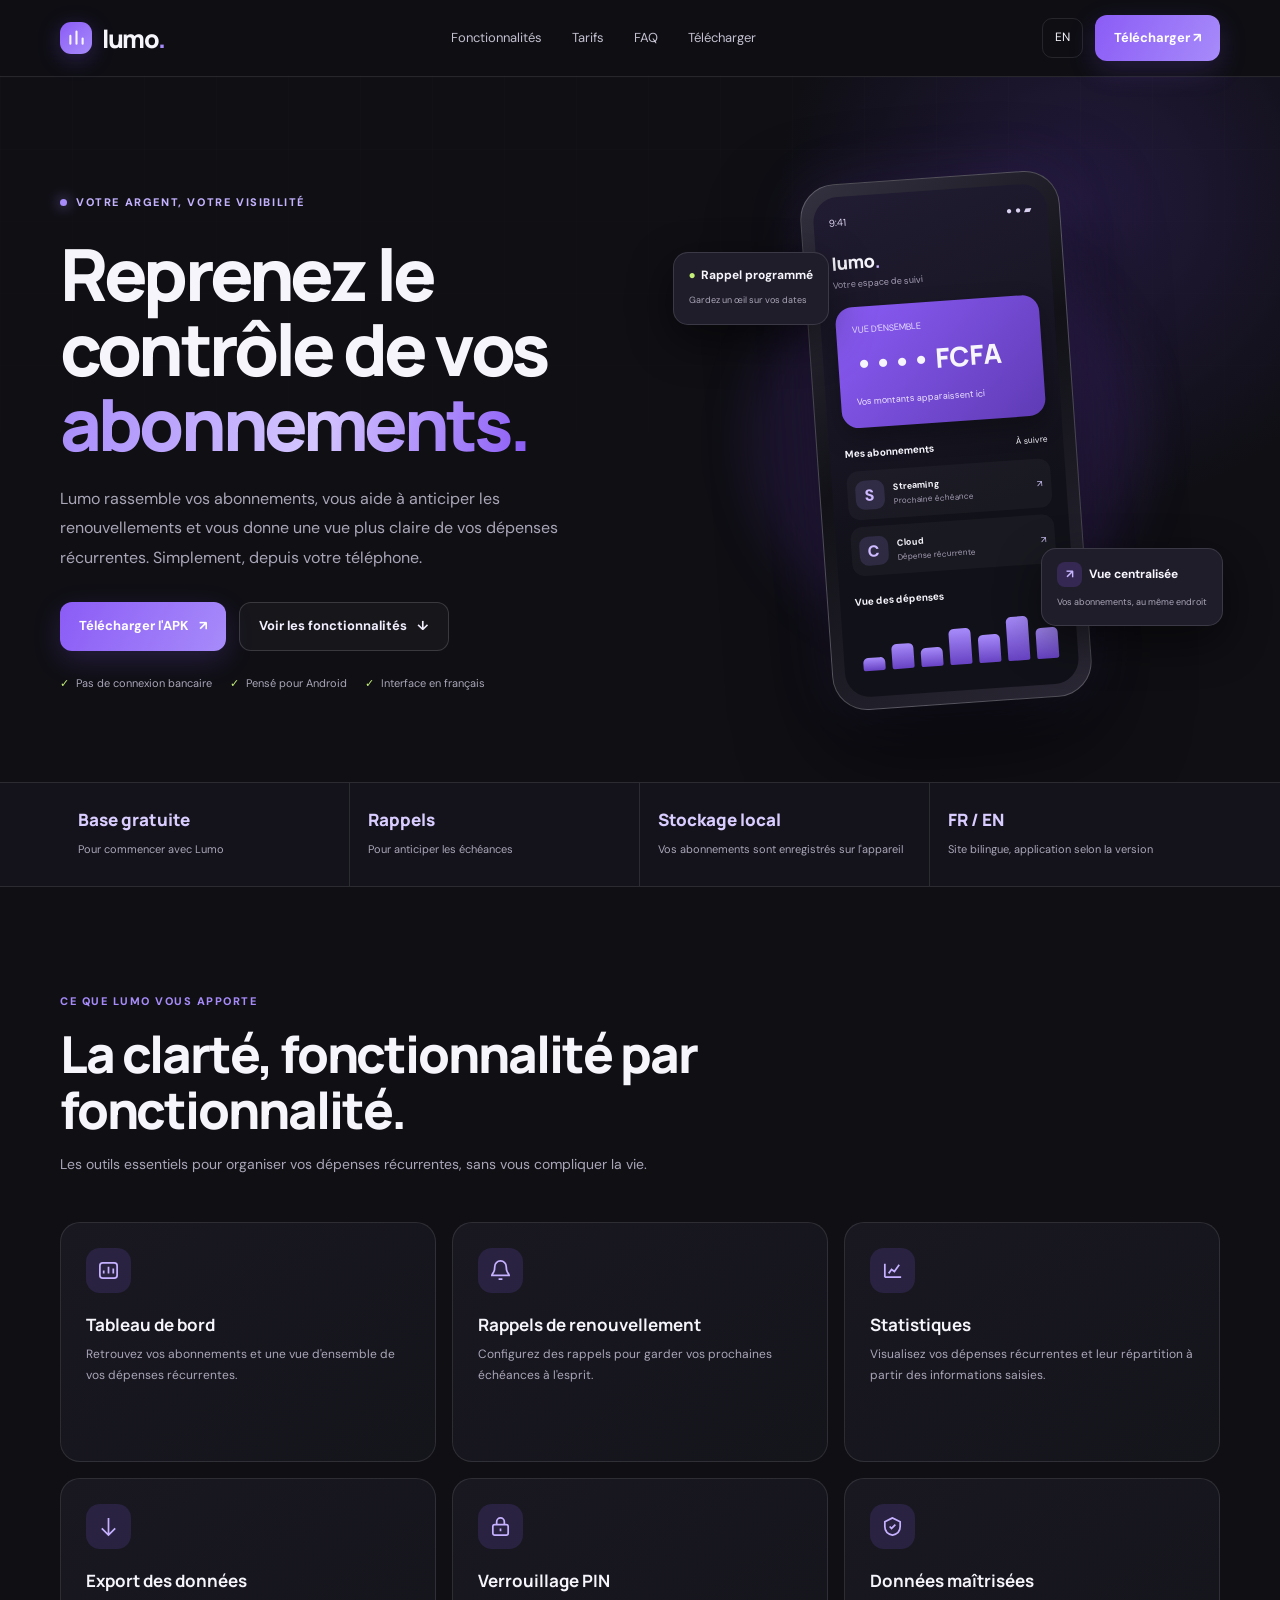
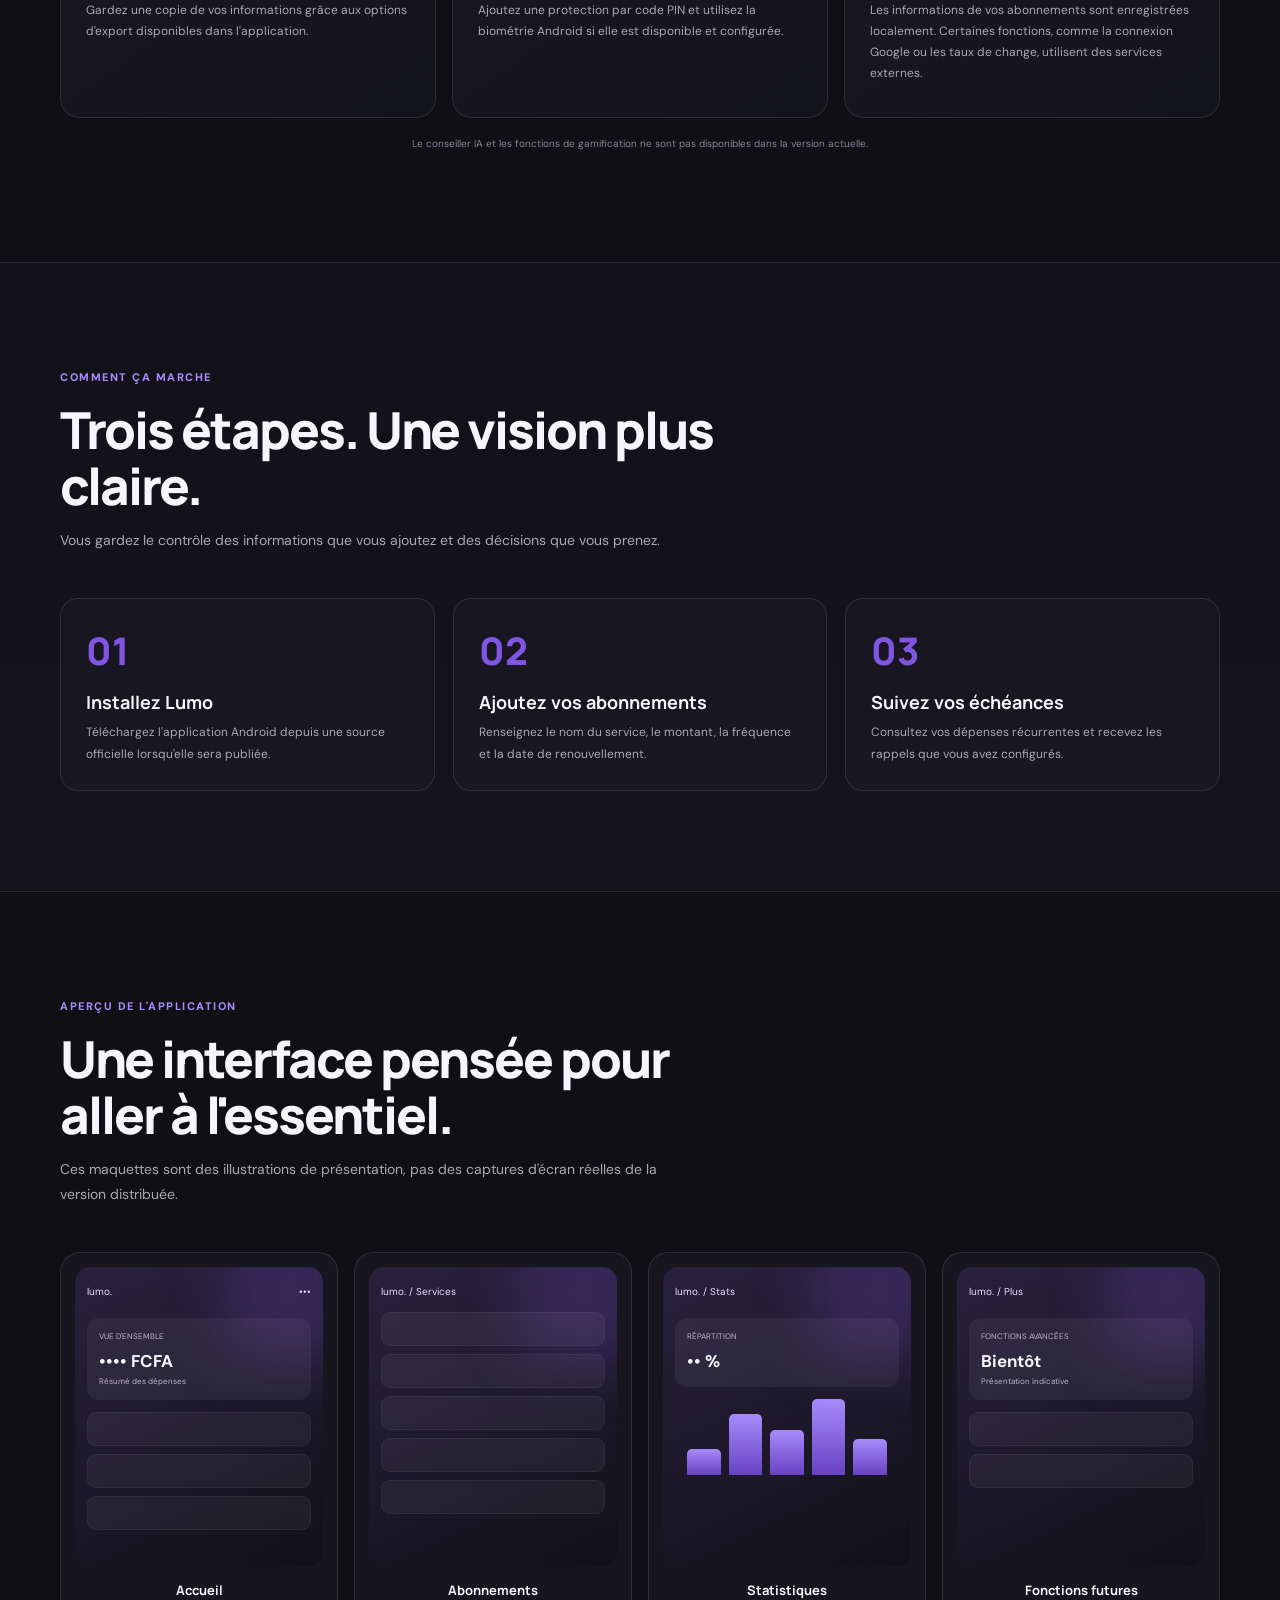
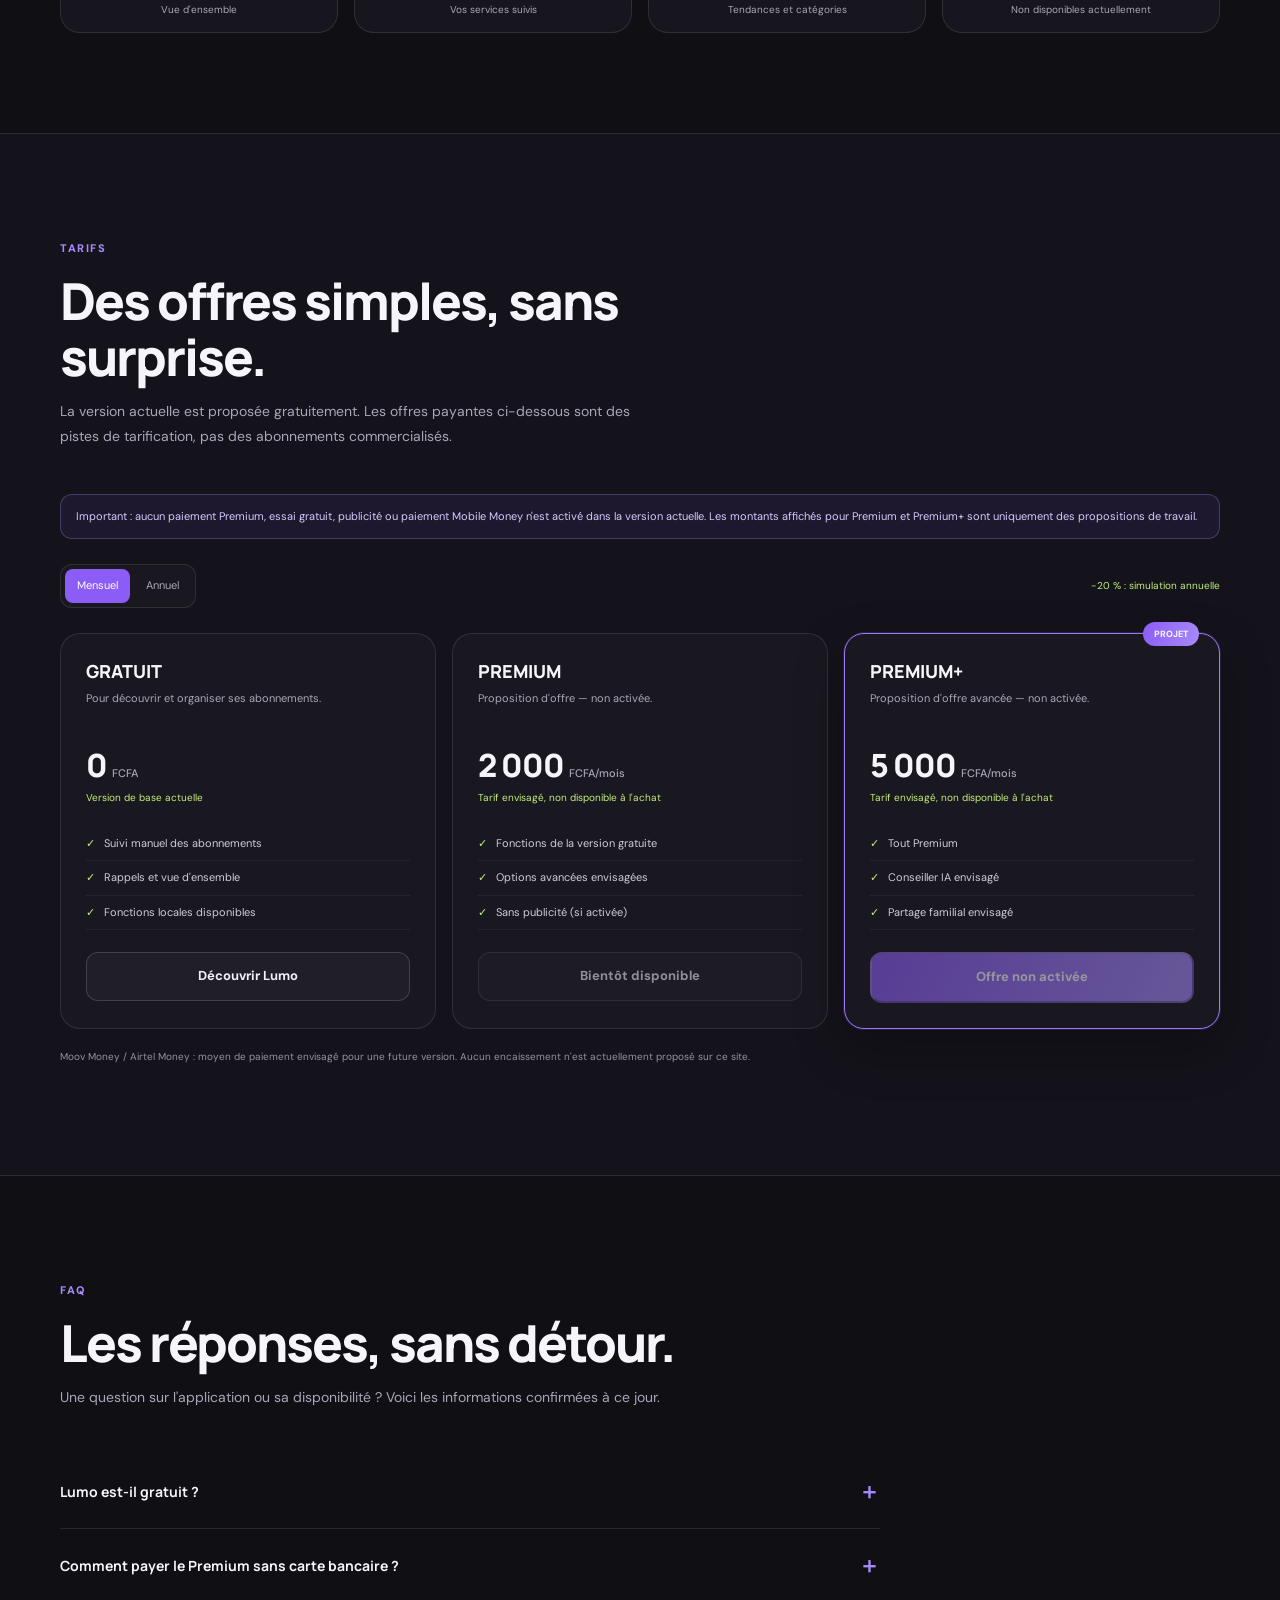
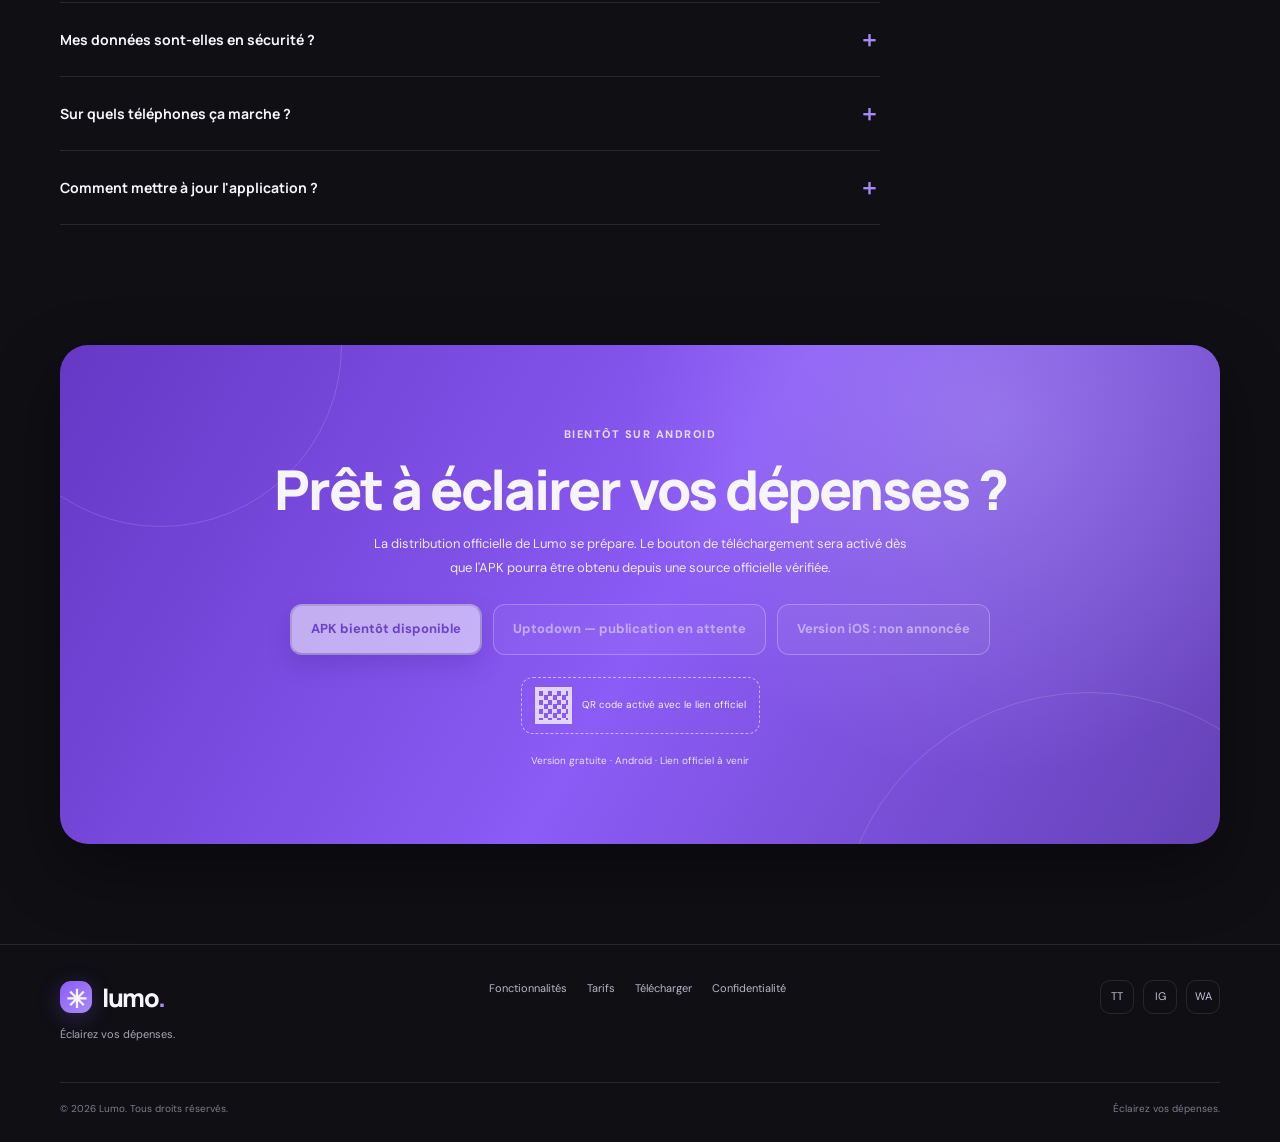
<file: index.html>
<!doctype html>
<html lang="fr">
<head>
  <meta charset="utf-8">
  <meta name="viewport" content="width=device-width, initial-scale=1">
  <meta name="theme-color" content="#0f0f14">
  <meta name="description" content="Lumo vous aide à organiser vos abonnements, suivre vos dépenses récurrentes et anticiper vos prochaines échéances. Éclairez vos dépenses.">
  <meta property="og:type" content="website">
  <meta property="og:title" content="Lumo — Éclairez vos dépenses">
  <meta property="og:description" content="Reprenez le contrôle de vos abonnements avec Lumo.">
  <title>Lumo — Éclairez vos dépenses</title>
  <link rel="preconnect" href="https://fonts.googleapis.com">
  <link rel="preconnect" href="https://fonts.gstatic.com" crossorigin>
  <link href="https://fonts.googleapis.com/css2?family=DM+Sans:wght@400;500;600;700;800&family=Manrope:wght@400;500;600;700;800&display=swap" rel="stylesheet">
  <style>
    :root{--bg:#0f0f14;--panel:#171720;--panel2:#1d1c28;--line:rgba(255,255,255,.1);--text:#f7f5fc;--muted:#aaa6b8;--purple:#8b5cf6;--lav:#a78bfa;--green:#c4f078;--font:"DM Sans",sans-serif;--display:"Manrope",sans-serif}
    *{box-sizing:border-box}html{scroll-behavior:smooth;scroll-padding-top:90px}body{margin:0;background:var(--bg);color:var(--text);font-family:var(--font);line-height:1.6;-webkit-font-smoothing:antialiased}a{color:inherit;text-decoration:none}button{font:inherit;color:inherit;cursor:pointer}button,a{-webkit-tap-highlight-color:transparent}.container{width:min(1160px,calc(100% - 44px));margin:auto}.skip{position:absolute;top:-60px;left:16px;z-index:1000;padding:10px;background:#fff;color:#111}.skip:focus{top:10px}
    .header{position:sticky;top:0;z-index:100;background:rgba(15,15,20,.86);backdrop-filter:blur(18px);border-bottom:1px solid var(--line)}.nav{height:76px;display:flex;align-items:center;justify-content:space-between;gap:24px}.brand{display:inline-flex;align-items:center;gap:10px;font:800 25px var(--display);letter-spacing:-1.5px}.brand-icon{width:32px;height:32px;display:grid;place-items:center;border-radius:11px;background:linear-gradient(140deg,var(--purple),var(--lav));box-shadow:0 5px 22px #8b5cf644}.brand-icon svg{width:21px;height:21px}.brand .dot{color:var(--lav)}.nav-links{display:flex;align-items:center;gap:30px}.nav-links a{font-size:13px;color:#c4c0cf;transition:color .2s}.nav-links a:hover{color:white}.nav-actions{display:flex;align-items:center;gap:12px}.lang-btn,.burger{border:1px solid var(--line);background:transparent;border-radius:10px;padding:9px 12px;font-size:12px}.primary-btn,.secondary-btn{display:inline-flex;align-items:center;justify-content:center;gap:10px;padding:13px 19px;border-radius:12px;font-weight:700;font-size:13px;transition:transform .25s,box-shadow .25s,border-color .25s}.primary-btn{background:linear-gradient(115deg,var(--purple),var(--lav));color:white;box-shadow:0 9px 28px #8b5cf633}.primary-btn:hover{transform:translateY(-3px);box-shadow:0 14px 35px #8b5cf655}.secondary-btn{border:1px solid #ffffff27;background:#ffffff08;color:#f3efff}.secondary-btn:hover{border-color:var(--lav);transform:translateY(-2px)}.burger{display:none;width:42px;height:42px;padding:10px}.burger span{display:block;height:2px;background:white;margin:5px 0;border-radius:4px;transition:.25s}
    .hero{position:relative;overflow:hidden;padding:100px 0 78px}.hero:before{content:"";position:absolute;width:650px;height:650px;right:-130px;top:-200px;background:radial-gradient(circle,#7043db35,transparent 67%);pointer-events:none}.hero:after{content:"";position:absolute;inset:0;pointer-events:none;opacity:.22;background-image:linear-gradient(rgba(255,255,255,.045) 1px,transparent 1px),linear-gradient(90deg,rgba(255,255,255,.045) 1px,transparent 1px);background-size:72px 72px;mask-image:linear-gradient(to bottom,black,transparent 85%)}.hero-grid{position:relative;z-index:1;display:grid;grid-template-columns:1fr 1fr;align-items:center;gap:65px}.eyebrow{display:inline-flex;align-items:center;gap:9px;color:#c4b2ff;font-size:11px;font-weight:800;letter-spacing:1.6px;text-transform:uppercase}.eyebrow:before{content:"";width:7px;height:7px;border-radius:50%;background:var(--lav);box-shadow:0 0 14px var(--lav)}h1,h2,h3,p{margin-top:0}.hero h1{font:800 clamp(42px,6vw,72px)/1.04 var(--display);letter-spacing:-3.8px;margin:23px 0 22px}.gradient-text{background:linear-gradient(100deg,#a78bfa,#d4c5ff 55%,#8b5cf6);-webkit-background-clip:text;background-clip:text;color:transparent}.hero-copy>p{max-width:540px;color:var(--muted);font-size:16px;line-height:1.85}.hero-buttons{display:flex;flex-wrap:wrap;gap:13px;margin:30px 0 24px}.trust-line{display:flex;flex-wrap:wrap;gap:10px 18px;color:#aaa6b8;font-size:11px}.trust-line span:before{content:"✓";color:var(--green);margin-right:7px}.hero-visual{position:relative;min-height:520px;display:grid;place-items:center}.glow{position:absolute;width:390px;height:390px;border-radius:50%;background:#7545d32b;filter:blur(25px)}.phone{position:relative;z-index:2;width:260px;padding:12px;border-radius:35px;background:linear-gradient(145deg,#343140,#111117 45%,#2b2835);border:1px solid #ffffff35;box-shadow:0 35px 90px #0009,0 0 55px #8b5cf626;transform:rotate(-4deg);animation:float 6s ease-in-out infinite}.phone-screen{min-height:455px;border-radius:25px;background:linear-gradient(160deg,#211c32,#111119 65%);padding:18px 15px;overflow:hidden}.phone-top{display:flex;justify-content:space-between;color:#d9d1ef;font-size:10px}.phone-brand{font:800 18px var(--display);margin:20px 0 3px}.phone-muted{font-size:9px;color:#a9a1b8}.balance-card{margin:16px 0;padding:16px;border-radius:17px;background:linear-gradient(135deg,#8b5cf6,#5f3bb5);box-shadow:0 10px 25px #0004}.balance-card small{display:block;color:#e8ddff;font-size:9px}.balance-card strong{display:block;font:800 27px var(--display);margin:6px 0}.balance-card span{font-size:9px;color:#eee5ff}.phone-section-title{display:flex;justify-content:space-between;font-size:10px;margin:18px 0 9px}.phone-item{display:flex;align-items:center;gap:9px;padding:10px 8px;border-radius:12px;background:#ffffff09;margin:7px 0}.app-dot{width:29px;height:29px;border-radius:9px;display:grid;place-items:center;background:#a78bfa26;color:#cdbaff;font-weight:800}.phone-item b{display:block;font-size:9px}.phone-item small{display:block;font-size:8px;color:#a9a1b8}.phone-item em{margin-left:auto;font-size:9px;font-style:normal;color:#d6c9ff}.phone-chart{height:60px;display:flex;align-items:end;gap:7px;padding:8px 4px}.phone-chart i{flex:1;border-radius:5px 5px 2px 2px;background:linear-gradient(var(--lav),#6742c3);height:var(--bar)}.float-card{position:absolute;z-index:3;padding:13px 15px;border-radius:15px;background:#201d2b;border:1px solid #ffffff20;box-shadow:0 15px 45px #0007;animation:float 5s ease-in-out infinite}.float-card b{display:block;font-size:12px}.float-card small{font-size:9px;color:var(--muted)}.float-card .check{color:var(--green);margin-right:5px}.float-one{top:75px;left:0}.float-two{right:-3px;bottom:78px;animation-delay:-2s}.float-icon{display:inline-grid;place-items:center;width:25px;height:25px;border-radius:8px;background:#8b5cf633;color:#c7b4ff;margin-right:7px}@keyframes float{0%,100%{transform:translateY(0) rotate(-4deg)}50%{transform:translateY(-12px) rotate(-2deg)}}
    .trust-band{border-block:1px solid var(--line);background:#14131b}.trust-grid{display:grid;grid-template-columns:repeat(4,1fr)}.trust-item{padding:25px 18px;border-right:1px solid var(--line)}.trust-item:last-child{border:0}.trust-item strong{display:block;font:800 17px var(--display);color:#d9ccff;margin-bottom:4px}.trust-item span{font-size:11px;color:var(--muted)}
    .section{padding:100px 0}.section-head{max-width:680px;margin-bottom:45px}.section-label{color:var(--lav);font-size:11px;font-weight:800;letter-spacing:1.5px;text-transform:uppercase}.section h2{font:800 clamp(32px,4.5vw,51px)/1.1 var(--display);letter-spacing:-2px;margin:13px 0 14px}.section-head p{color:var(--muted);font-size:14px;line-height:1.8;max-width:600px}.features-grid{display:grid;grid-template-columns:repeat(3,1fr);gap:16px}.feature-card{min-height:240px;padding:25px;border:1px solid var(--line);border-radius:20px;background:linear-gradient(145deg,#191821,#14141b);transition:transform .3s,border-color .3s,box-shadow .3s}.feature-card:hover{transform:translateY(-6px);border-color:#a78bfa80;box-shadow:0 18px 45px #0005}.feature-icon{width:45px;height:45px;border-radius:14px;display:grid;place-items:center;background:#8b5cf626;color:#c5b1ff;margin-bottom:20px}.feature-icon svg{width:23px;height:23px}.feature-card h3{font:700 17px var(--display);margin-bottom:8px}.feature-card p{font-size:12px;line-height:1.75;color:var(--muted);margin-bottom:0}.tag{display:inline-block;margin-top:13px;padding:5px 9px;border:1px solid #a78bfa55;border-radius:30px;color:#c9b8ff;font-size:9px;font-weight:700;letter-spacing:.4px}
    .how{background:linear-gradient(180deg,#121119,#15131e 100%);border-block:1px solid var(--line)}.steps{display:grid;grid-template-columns:repeat(3,1fr);gap:18px}.step{padding:25px;border-radius:18px;border:1px solid var(--line);background:#ffffff05}.step-num{font:800 38px var(--display);color:#8b5cf6;opacity:.9}.step h3{font:700 18px var(--display);margin:14px 0 8px}.step p{font-size:12px;color:var(--muted);line-height:1.8;margin:0}
    .screens-row{display:grid;grid-template-columns:repeat(4,1fr);gap:16px}.screen-card{padding:14px;border:1px solid var(--line);border-radius:20px;background:#17161f;text-align:center}.screen-preview{height:300px;border-radius:15px;background:linear-gradient(155deg,#29213d,#111119);padding:17px 12px;overflow:hidden;position:relative}.screen-preview:before{content:"";position:absolute;width:130px;height:130px;background:#8b5cf633;filter:blur(30px);top:-35px;right:-35px}.screen-top{position:relative;text-align:left;font-size:10px;color:#e8e0ff}.screen-widget{position:relative;margin-top:18px;padding:12px;border-radius:12px;background:#ffffff0d;text-align:left}.screen-widget small{display:block;font-size:8px;color:#bcb2d3}.screen-widget b{display:block;font-size:17px;margin-top:5px}.screen-lines{position:relative;margin-top:12px}.screen-lines i{display:block;height:34px;margin:8px 0;border-radius:9px;background:#ffffff0d;border:1px solid #ffffff0c}.screen-bars{height:100px;display:flex;align-items:end;gap:8px;padding:12px}.screen-bars i{flex:1;height:var(--bar);background:linear-gradient(var(--lav),#6742c3);border-radius:5px 5px 0 0}.screen-card h3{font:700 13px var(--display);margin:14px 0 3px}.screen-card p{font-size:10px;color:var(--muted);margin:0}.mock-note{margin-top:18px;color:#898497;font-size:10px;text-align:center}
    .pricing{background:#14131b;border-block:1px solid var(--line)}.pricing-note{padding:12px 15px;border:1px solid #a78bfa4d;background:#8b5cf615;border-radius:12px;color:#d7caff;font-size:11px;line-height:1.7;margin-bottom:22px}.price-controls{display:flex;align-items:center;justify-content:space-between;gap:15px;margin:25px 0}.billing-toggle{display:inline-flex;gap:4px;padding:4px;border:1px solid var(--line);border-radius:12px;background:#ffffff06}.billing-toggle button{border:0;background:transparent;padding:8px 12px;border-radius:8px;color:var(--muted);font-size:11px}.billing-toggle button[aria-pressed=true]{background:#8b5cf6;color:white}.save{color:var(--green);font-size:10px}.price-grid{display:grid;grid-template-columns:repeat(3,1fr);gap:16px}.price-card{position:relative;padding:25px;border:1px solid var(--line);border-radius:20px;background:#191821}.price-card.popular{border-color:#9b79f6;box-shadow:0 0 0 1px #8b5cf633,0 20px 50px #0004}.popular-label{position:absolute;top:-12px;right:20px;background:linear-gradient(110deg,var(--purple),var(--lav));padding:5px 11px;border-radius:30px;font-size:9px;font-weight:800}.price-card h3{font:800 18px var(--display);margin:0 0 7px}.price-card>p{color:var(--muted);font-size:11px;min-height:35px}.price{font:800 32px var(--display);letter-spacing:-1px;margin:18px 0 3px}.price small{font:500 11px var(--font);color:var(--muted);letter-spacing:0}.annual-hint{font-size:10px;color:var(--green);min-height:17px}.price-list{list-style:none;padding:0;margin:20px 0 0}.price-list li{font-size:11px;color:#d0cbd9;padding:8px 0;border-bottom:1px solid #ffffff0d}.price-list li:before{content:"✓";color:var(--green);margin-right:9px}.price-card .secondary-btn,.price-card .primary-btn{width:100%;margin-top:22px}.disabled-btn{opacity:.55;cursor:not-allowed;box-shadow:none}.money-note{font-size:10px;color:#9691a3;margin-top:20px}
    .faq-list{max-width:820px}.faq-item{border-bottom:1px solid var(--line)}.faq-question{width:100%;display:flex;align-items:center;justify-content:space-between;gap:15px;padding:21px 0;background:none;border:0;text-align:left;font:700 14px var(--display)}.faq-question span:last-child{font-size:22px;color:var(--lav);transition:transform .25s}.faq-question[aria-expanded=true] span:last-child{transform:rotate(45deg)}.faq-answer{display:grid;grid-template-rows:0fr;transition:grid-template-rows .3s}.faq-answer>div{overflow:hidden}.faq-answer p{padding:0 35px 18px 0;margin:0;color:var(--muted);font-size:12px;line-height:1.8}.faq-item.open .faq-answer{grid-template-rows:1fr}
    .download-section{padding:20px 0 100px}.download-panel{position:relative;overflow:hidden;text-align:center;padding:75px 28px;border-radius:28px;background:radial-gradient(circle at 80% 15%,#c4b5fd55,transparent 35%),linear-gradient(120deg,#6538c5,#8b5cf6 52%,#6542b7);box-shadow:0 25px 70px #0005}.download-panel:before,.download-panel:after{content:"";position:absolute;border:1px solid #ffffff24;border-radius:50%;width:360px;height:360px;top:-180px;left:-80px}.download-panel:after{width:500px;height:500px;top:auto;left:auto;bottom:-350px;right:-120px}.download-panel>*{position:relative;z-index:1}.download-panel .section-label{color:#e4d9ff}.download-panel h2{font:800 clamp(35px,5vw,55px)/1.1 var(--display);letter-spacing:-2px;margin:13px 0}.download-panel p{max-width:540px;margin:0 auto 25px;color:#eee7ff;font-size:13px;line-height:1.8}.download-panel .primary-btn{background:white;color:#5f36b6;box-shadow:0 10px 25px #32126b55}.download-panel .secondary-btn{border-color:#ffffff7a;background:#ffffff15}.download-actions{display:flex;justify-content:center;flex-wrap:wrap;gap:11px}.download-note{display:block;margin-top:19px;color:#e8ddff;font-size:10px}.qr-placeholder{display:inline-flex;align-items:center;gap:10px;margin-top:22px;padding:9px 13px;border:1px dashed #ffffff8a;border-radius:12px;color:#f4edff;font-size:10px}.qr-pattern{width:37px;height:37px;background:repeating-conic-gradient(#fff 0 25%,transparent 0 50%) 0 0/9px 9px;border:4px solid white;opacity:.75}
    .footer{border-top:1px solid var(--line);padding:35px 0 25px}.footer-top{display:flex;justify-content:space-between;align-items:flex-start;gap:25px}.footer-brand p{color:var(--muted);font-size:11px;margin:10px 0}.footer-links{display:flex;flex-wrap:wrap;gap:20px}.footer-links a{font-size:11px;color:#bbb6c8}.socials{display:flex;gap:9px}.socials a{display:grid;place-items:center;width:34px;height:34px;border:1px solid var(--line);border-radius:10px;font-size:11px;color:#c8c1d7}.footer-bottom{display:flex;justify-content:space-between;gap:15px;margin-top:28px;padding-top:18px;border-top:1px solid var(--line);font-size:10px;color:#807b8e}
    .mobile-download{display:none;position:fixed;z-index:90;left:14px;right:14px;bottom:12px;padding:11px;border:1px solid #ffffff20;border-radius:16px;background:#181620eF;backdrop-filter:blur(15px);box-shadow:0 10px 35px #0009}.mobile-download .primary-btn{width:100%;padding:12px}
    .reveal{opacity:0;transform:translateY(22px);transition:opacity .7s ease,transform .7s cubic-bezier(.2,.7,.2,1)}.reveal.visible{opacity:1;transform:translateY(0)}@media(prefers-reduced-motion:reduce){*,*:before,*:after{scroll-behavior:auto!important;animation-duration:.01ms!important;animation-iteration-count:1!important;transition-duration:.01ms!important}.reveal{opacity:1;transform:none}}
    @media(max-width:900px){.hero-grid{gap:25px}.hero h1{font-size:58px}.hero-visual{min-height:480px}.float-one{left:-10px}.float-two{right:-10px}.features-grid{grid-template-columns:repeat(2,1fr)}.screens-row{grid-template-columns:repeat(2,1fr)}.screen-preview{height:270px}.trust-item{padding:20px 12px}.price-grid{gap:10px}.price-card{padding:20px}}
    @media(max-width:680px){.container{width:min(100% - 34px,520px)}.nav{height:66px}.nav-links{display:none;position:absolute;left:0;right:0;top:66px;padding:16px 22px 22px;background:#15141d;border-bottom:1px solid var(--line);flex-direction:column;align-items:stretch;gap:0}.nav-links.open{display:flex}.nav-links a{padding:13px 4px;border-bottom:1px solid var(--line)}.nav-actions>.primary-btn{display:none}.burger{display:block}.burger[aria-expanded=true] span:first-child{transform:translateY(7px) rotate(45deg)}.burger[aria-expanded=true] span:nth-child(2){opacity:0}.burger[aria-expanded=true] span:last-child{transform:translateY(-7px) rotate(-45deg)}.hero{padding:68px 0 45px}.hero-grid{grid-template-columns:1fr;gap:12px}.hero h1{font-size:clamp(43px,12vw,60px);letter-spacing:-2.7px}.hero-copy>p{font-size:14px}.hero-buttons{gap:10px}.hero-buttons .primary-btn,.hero-buttons .secondary-btn{flex:1;padding:12px 10px;font-size:11px}.trust-line{font-size:10px}.hero-visual{min-height:450px;margin-top:4px}.phone{width:238px}.phone-screen{min-height:420px}.float-one{top:42px;left:0}.float-two{right:0;bottom:50px}.trust-grid{grid-template-columns:repeat(2,1fr)}.trust-item:nth-child(2){border-right:0}.trust-item:nth-child(-n+2){border-bottom:1px solid var(--line)}.trust-item strong{font-size:14px}.trust-item span{font-size:10px}.section{padding:72px 0}.section h2{font-size:37px}.section-head{margin-bottom:28px}.features-grid{grid-template-columns:1fr}.feature-card{min-height:0;padding:22px}.steps{grid-template-columns:1fr}.step{padding:20px}.screens-row{display:flex;overflow-x:auto;scroll-snap-type:x mandatory;padding-bottom:10px;margin-right:-17px}.screen-card{min-width:72%;scroll-snap-align:start}.screen-preview{height:280px}.price-controls{align-items:flex-start;flex-direction:column}.price-grid{grid-template-columns:1fr}.price-card{padding:23px}.price-card.popular{margin-top:8px}.download-section{padding:0 0 85px}.download-panel{padding:58px 18px;border-radius:20px}.download-panel p{font-size:12px}.download-actions{flex-direction:column;align-items:stretch}.download-actions .primary-btn,.download-actions .secondary-btn{width:100%}.footer-top{flex-direction:column}.footer-links{gap:13px 18px}.footer-bottom{flex-direction:column}.mobile-download{display:block}body{padding-bottom:72px}}
    @media(max-width:390px){.hero h1{font-size:42px}.hero-buttons{flex-direction:column;align-items:stretch}.float-card{padding:10px}.float-one{left:-4px}.float-two{right:-4px}.trust-item{padding:16px 9px}.trust-item strong{font-size:12px}}
  </style>
</head>
<body>
<a class="skip" href="#main" data-fr="Aller au contenu" data-en="Skip to content">Aller au contenu</a>
<header class="header">
  <div class="container nav">
    <a class="brand" href="#" aria-label="Lumo accueil"><span class="brand-icon"><svg viewBox="0 0 24 24" fill="none" stroke="currentColor" stroke-width="2.4" stroke-linecap="round"><path d="M5 18V9m7 9V4m7 14v-6"/></svg></span><span>lumo<span class="dot">.</span></span></a>
    <nav class="nav-links" id="navLinks" aria-label="Navigation">
      <a href="#features" data-fr="Fonctionnalités" data-en="Features">Fonctionnalités</a><a href="#pricing" data-fr="Tarifs" data-en="Pricing">Tarifs</a><a href="#faq" data-fr="FAQ" data-en="FAQ">FAQ</a><a href="#download" data-fr="Télécharger" data-en="Download">Télécharger</a>
    </nav>
    <div class="nav-actions">
      <button class="lang-btn" id="langToggle" type="button" aria-label="Switch language">EN</button>
      <a class="primary-btn" href="#download" data-fr="Télécharger ↗" data-en="Get Lumo ↗">Télécharger ↗</a>
      <button class="burger" id="burger" type="button" aria-label="Ouvrir le menu" aria-expanded="false" aria-controls="navLinks"><span></span><span></span><span></span></button>
    </div>
  </div>
</header>
<main id="main">
<section class="hero">
  <div class="container hero-grid">
    <div class="hero-copy">
      <span class="eyebrow" data-fr="VOTRE ARGENT, VOTRE VISIBILITÉ" data-en="YOUR MONEY, YOUR CLARITY">VOTRE ARGENT, VOTRE VISIBILITÉ</span>
      <h1 data-fr="Reprenez le contrôle de vos <span class='gradient-text'>abonnements.</span>" data-en="Take control of your <span class='gradient-text'>subscriptions.</span>">Reprenez le contrôle de vos <span class="gradient-text">abonnements.</span></h1>
      <p data-fr="Lumo rassemble vos abonnements, vous aide à anticiper les renouvellements et vous donne une vue plus claire de vos dépenses récurrentes. Simplement, depuis votre téléphone." data-en="Lumo brings your subscriptions together, helps you plan for renewals and gives you a clearer view of recurring expenses. Simply, from your phone.">Lumo rassemble vos abonnements, vous aide à anticiper les renouvellements et vous donne une vue plus claire de vos dépenses récurrentes. Simplement, depuis votre téléphone.</p>
      <div class="hero-buttons"><a class="primary-btn" href="#download" data-fr="Télécharger l'APK" data-en="Download the APK">Télécharger l'APK <span>↗</span></a><a class="secondary-btn" href="#features" data-fr="Voir les fonctionnalités" data-en="Explore features">Voir les fonctionnalités <span>↓</span></a></div>
      <div class="trust-line"><span data-fr="Pas de connexion bancaire" data-en="No bank connection">Pas de connexion bancaire</span><span data-fr="Pensé pour Android" data-en="Made for Android">Pensé pour Android</span><span data-fr="Interface en français" data-en="French interface">Interface en français</span></div>
    </div>
    <div class="hero-visual" aria-label="Aperçu illustratif de l'application Lumo">
      <div class="glow"></div>
      <div class="float-card float-one"><b><span class="check">●</span><span data-fr="Rappel programmé" data-en="Reminder scheduled">Rappel programmé</span></b><small data-fr="Gardez un œil sur vos dates" data-en="Keep an eye on your dates">Gardez un œil sur vos dates</small></div>
      <div class="phone"><div class="phone-screen"><div class="phone-top"><span>9:41</span><span>● ● ▰</span></div><div class="phone-brand">lumo<span class="gradient-text">.</span></div><div class="phone-muted" data-fr="Votre espace de suivi" data-en="Your tracking space">Votre espace de suivi</div><div class="balance-card"><small data-fr="VUE D'ENSEMBLE" data-en="OVERVIEW">VUE D'ENSEMBLE</small><strong>•••• FCFA</strong><span data-fr="Vos montants apparaissent ici" data-en="Your totals appear here">Vos montants apparaissent ici</span></div><div class="phone-section-title"><b data-fr="Mes abonnements" data-en="My subscriptions">Mes abonnements</b><small data-fr="À suivre" data-en="To track">À suivre</small></div><div class="phone-item"><span class="app-dot">S</span><span><b>Streaming</b><small data-fr="Prochaine échéance" data-en="Next renewal">Prochaine échéance</small></span><em>↗</em></div><div class="phone-item"><span class="app-dot">C</span><span><b>Cloud</b><small data-fr="Dépense récurrente" data-en="Recurring expense">Dépense récurrente</small></span><em>↗</em></div><div class="phone-section-title"><b data-fr="Vue des dépenses" data-en="Expense overview">Vue des dépenses</b><small>•••</small></div><div class="phone-chart"><i style="--bar:30%"></i><i style="--bar:58%"></i><i style="--bar:45%"></i><i style="--bar:82%"></i><i style="--bar:65%"></i><i style="--bar:100%"></i><i style="--bar:72%"></i></div></div></div>
      <div class="float-card float-two"><b><span class="float-icon">↗</span><span data-fr="Vue centralisée" data-en="One clear overview">Vue centralisée</span></b><small data-fr="Vos abonnements, au même endroit" data-en="All subscriptions in one place">Vos abonnements, au même endroit</small></div>
    </div>
  </div>
</section>
<section class="trust-band"><div class="container trust-grid">
  <div class="trust-item"><strong data-fr="Base gratuite" data-en="Free core">Base gratuite</strong><span data-fr="Pour commencer avec Lumo" data-en="Get started with Lumo">Pour commencer avec Lumo</span></div>
  <div class="trust-item"><strong data-fr="Rappels" data-en="Reminders">Rappels</strong><span data-fr="Pour anticiper les échéances" data-en="Plan ahead for renewals">Pour anticiper les échéances</span></div>
  <div class="trust-item"><strong data-fr="Stockage local" data-en="Local storage">Stockage local</strong><span data-fr="Vos abonnements sont enregistrés sur l'appareil" data-en="Your subscriptions are stored on-device">Vos abonnements sont enregistrés sur l'appareil</span></div>
  <div class="trust-item"><strong data-fr="FR / EN" data-en="FR / EN">FR / EN</strong><span data-fr="Site bilingue, application selon la version" data-en="Bilingual website; app language depends on version">Site bilingue, application selon la version</span></div>
</div></section>
<section class="section" id="features"><div class="container">
  <div class="section-head reveal"><span class="section-label" data-fr="CE QUE LUMO VOUS APPORTE" data-en="WHAT LUMO BRINGS YOU">CE QUE LUMO VOUS APPORTE</span><h2 data-fr="La clarté, fonctionnalité par fonctionnalité." data-en="Clarity, one feature at a time.">La clarté, fonctionnalité par fonctionnalité.</h2><p data-fr="Les outils essentiels pour organiser vos dépenses récurrentes, sans vous compliquer la vie." data-en="The essential tools to organize recurring expenses, without making life complicated.">Les outils essentiels pour organiser vos dépenses récurrentes, sans vous compliquer la vie.</p></div>
  <div class="features-grid">
    <article class="feature-card reveal"><div class="feature-icon"><svg viewBox="0 0 24 24" fill="none" stroke="currentColor" stroke-width="1.8"><rect x="3" y="4" width="18" height="16" rx="3"/><path d="M7 15v-3m5 3V8m5 7v-5"/></svg></div><h3 data-fr="Tableau de bord" data-en="Dashboard">Tableau de bord</h3><p data-fr="Retrouvez vos abonnements et une vue d'ensemble de vos dépenses récurrentes." data-en="Find your subscriptions and get an overview of recurring expenses.">Retrouvez vos abonnements et une vue d'ensemble de vos dépenses récurrentes.</p></article>
    <article class="feature-card reveal"><div class="feature-icon"><svg viewBox="0 0 24 24" fill="none" stroke="currentColor" stroke-width="1.8"><path d="M18 8a6 6 0 0 0-12 0c0 7-3 7-3 9h18c0-2-3-2-3-9M10 21h4"/></svg></div><h3 data-fr="Rappels de renouvellement" data-en="Renewal reminders">Rappels de renouvellement</h3><p data-fr="Configurez des rappels pour garder vos prochaines échéances à l'esprit." data-en="Set reminders to keep upcoming renewal dates in mind.">Configurez des rappels pour garder vos prochaines échéances à l'esprit.</p></article>
    <article class="feature-card reveal"><div class="feature-icon"><svg viewBox="0 0 24 24" fill="none" stroke="currentColor" stroke-width="1.8"><path d="M4 19V5m0 14h17M8 15l3-4 3 2 5-7"/></svg></div><h3 data-fr="Statistiques" data-en="Statistics">Statistiques</h3><p data-fr="Visualisez vos dépenses récurrentes et leur répartition à partir des informations saisies." data-en="Visualize recurring expenses and their breakdown based on the information you enter.">Visualisez vos dépenses récurrentes et leur répartition à partir des informations saisies.</p></article>
    <article class="feature-card reveal"><div class="feature-icon"><svg viewBox="0 0 24 24" fill="none" stroke="currentColor" stroke-width="1.8"><path d="M12 3v18m-7-7 7 7 7-7"/></svg></div><h3 data-fr="Export des données" data-en="Data export">Export des données</h3><p data-fr="Gardez une copie de vos informations grâce aux options d'export disponibles dans l'application." data-en="Keep a copy of your information with the export options available in the app.">Gardez une copie de vos informations grâce aux options d'export disponibles dans l'application.</p></article>
    <article class="feature-card reveal"><div class="feature-icon"><svg viewBox="0 0 24 24" fill="none" stroke="currentColor" stroke-width="1.8"><rect x="4" y="10" width="16" height="11" rx="2"/><path d="M8 10V7a4 4 0 1 1 8 0v3m-4 4v3"/></svg></div><h3 data-fr="Verrouillage PIN" data-en="PIN lock">Verrouillage PIN</h3><p data-fr="Ajoutez une protection par code PIN et utilisez la biométrie Android si elle est disponible et configurée." data-en="Add PIN protection and use Android biometrics if available and configured.">Ajoutez une protection par code PIN et utilisez la biométrie Android si elle est disponible et configurée.</p></article>
    <article class="feature-card reveal"><div class="feature-icon"><svg viewBox="0 0 24 24" fill="none" stroke="currentColor" stroke-width="1.8"><path d="M12 3 4 7v5c0 5 3.5 8 8 9 4.5-1 8-4 8-9V7l-8-4Z"/><path d="m9 12 2 2 4-4"/></svg></div><h3 data-fr="Données maîtrisées" data-en="Data under your control">Données maîtrisées</h3><p data-fr="Les informations de vos abonnements sont enregistrées localement. Certaines fonctions, comme la connexion Google ou les taux de change, utilisent des services externes." data-en="Your subscription information is stored locally. Some features, such as Google sign-in or exchange rates, use external services.">Les informations de vos abonnements sont enregistrées localement. Certaines fonctions, comme la connexion Google ou les taux de change, utilisent des services externes.</p></article>
  </div>
  <p class="mock-note" data-fr="Le conseiller IA et les fonctions de gamification ne sont pas disponibles dans la version actuelle." data-en="The AI advisor and gamification features are not available in the current version.">Le conseiller IA et les fonctions de gamification ne sont pas disponibles dans la version actuelle.</p>
</div></section>
<section class="section how" id="how"><div class="container">
  <div class="section-head reveal"><span class="section-label" data-fr="COMMENT ÇA MARCHE" data-en="HOW IT WORKS">COMMENT ÇA MARCHE</span><h2 data-fr="Trois étapes. Une vision plus claire." data-en="Three steps. A clearer picture.">Trois étapes. Une vision plus claire.</h2><p data-fr="Vous gardez le contrôle des informations que vous ajoutez et des décisions que vous prenez." data-en="You stay in control of the information you add and the decisions you make.">Vous gardez le contrôle des informations que vous ajoutez et des décisions que vous prenez.</p></div>
  <div class="steps"><article class="step reveal"><span class="step-num">01</span><h3 data-fr="Installez Lumo" data-en="Install Lumo">Installez Lumo</h3><p data-fr="Téléchargez l'application Android depuis une source officielle lorsqu'elle sera publiée." data-en="Download the Android app from an official source when it is released.">Téléchargez l'application Android depuis une source officielle lorsqu'elle sera publiée.</p></article><article class="step reveal"><span class="step-num">02</span><h3 data-fr="Ajoutez vos abonnements" data-en="Add your subscriptions">Ajoutez vos abonnements</h3><p data-fr="Renseignez le nom du service, le montant, la fréquence et la date de renouvellement." data-en="Enter the service name, amount, frequency and renewal date.">Renseignez le nom du service, le montant, la fréquence et la date de renouvellement.</p></article><article class="step reveal"><span class="step-num">03</span><h3 data-fr="Suivez vos échéances" data-en="Track your renewals">Suivez vos échéances</h3><p data-fr="Consultez vos dépenses récurrentes et recevez les rappels que vous avez configurés." data-en="Review recurring expenses and receive the reminders you configured.">Consultez vos dépenses récurrentes et recevez les rappels que vous avez configurés.</p></article></div>
</div></section>
<section class="section" id="screens"><div class="container">
  <div class="section-head reveal"><span class="section-label" data-fr="APERÇU DE L'APPLICATION" data-en="APP PREVIEW">APERÇU DE L'APPLICATION</span><h2 data-fr="Une interface pensée pour aller à l'essentiel." data-en="An interface designed to keep things simple.">Une interface pensée pour aller à l'essentiel.</h2><p data-fr="Ces maquettes sont des illustrations de présentation, pas des captures d'écran réelles de la version distribuée." data-en="These mockups are presentation illustrations, not actual screenshots of the released version.">Ces maquettes sont des illustrations de présentation, pas des captures d'écran réelles de la version distribuée.</p></div>
  <div class="screens-row">
    <article class="screen-card reveal"><div class="screen-preview"><div class="screen-top">lumo. <span style="float:right">•••</span></div><div class="screen-widget"><small>VUE D'ENSEMBLE</small><b>•••• FCFA</b><small>Résumé des dépenses</small></div><div class="screen-lines"><i></i><i></i><i></i></div></div><h3 data-fr="Accueil" data-en="Home">Accueil</h3><p data-fr="Vue d'ensemble" data-en="Overview">Vue d'ensemble</p></article>
    <article class="screen-card reveal"><div class="screen-preview"><div class="screen-top">lumo. / Services</div><div class="screen-lines"><i></i><i></i><i></i><i></i><i></i></div></div><h3 data-fr="Abonnements" data-en="Subscriptions">Abonnements</h3><p data-fr="Vos services suivis" data-en="Your tracked services">Vos services suivis</p></article>
    <article class="screen-card reveal"><div class="screen-preview"><div class="screen-top">lumo. / Stats</div><div class="screen-widget"><small>RÉPARTITION</small><b>•• %</b></div><div class="screen-bars"><i style="--bar:35%"></i><i style="--bar:80%"></i><i style="--bar:60%"></i><i style="--bar:100%"></i><i style="--bar:48%"></i></div></div><h3 data-fr="Statistiques" data-en="Statistics">Statistiques</h3><p data-fr="Tendances et catégories" data-en="Trends and categories">Tendances et catégories</p></article>
    <article class="screen-card reveal"><div class="screen-preview"><div class="screen-top">lumo. / Plus</div><div class="screen-widget"><small>FONCTIONS AVANCÉES</small><b data-fr="Bientôt" data-en="Coming soon">Bientôt</b><small data-fr="Présentation indicative" data-en="Indicative preview">Présentation indicative</small></div><div class="screen-lines"><i></i><i></i></div></div><h3 data-fr="Fonctions futures" data-en="Future features">Fonctions futures</h3><p data-fr="Non disponibles actuellement" data-en="Not currently available">Non disponibles actuellement</p></article>
  </div>
</div></section>
<section class="section pricing" id="pricing"><div class="container">
  <div class="section-head reveal"><span class="section-label" data-fr="TARIFS" data-en="PRICING">TARIFS</span><h2 data-fr="Des offres simples, sans surprise." data-en="Simple plans, no surprises.">Des offres simples, sans surprise.</h2><p data-fr="La version actuelle est proposée gratuitement. Les offres payantes ci-dessous sont des pistes de tarification, pas des abonnements commercialisés." data-en="The current version is offered for free. The paid plans below are pricing proposals, not subscriptions currently on sale.">La version actuelle est proposée gratuitement. Les offres payantes ci-dessous sont des pistes de tarification, pas des abonnements commercialisés.</p></div>
  <div class="pricing-note" data-fr="Important : aucun paiement Premium, essai gratuit, publicité ou paiement Mobile Money n'est activé dans la version actuelle. Les montants affichés pour Premium et Premium+ sont uniquement des propositions de travail." data-en="Important: Premium payments, free trials, ads and Mobile Money payments are not enabled in the current version. Premium and Premium+ prices shown are working proposals only.">Important : aucun paiement Premium, essai gratuit, publicité ou paiement Mobile Money n'est activé dans la version actuelle. Les montants affichés pour Premium et Premium+ sont uniquement des propositions de travail.</div>
  <div class="price-controls"><div class="billing-toggle" role="group" aria-label="Période de facturation"><button type="button" id="monthly" aria-pressed="true" data-fr="Mensuel" data-en="Monthly">Mensuel</button><button type="button" id="yearly" aria-pressed="false" data-fr="Annuel" data-en="Yearly">Annuel</button></div><span class="save" data-fr="−20 % : simulation annuelle" data-en="−20%: annual estimate">−20 % : simulation annuelle</span></div>
  <div class="price-grid">
    <article class="price-card reveal"><h3>GRATUIT</h3><p data-fr="Pour découvrir et organiser ses abonnements." data-en="To get started and organize subscriptions.">Pour découvrir et organiser ses abonnements.</p><div class="price">0 <small>FCFA</small></div><div class="annual-hint" data-fr="Version de base actuelle" data-en="Current core version">Version de base actuelle</div><ul class="price-list"><li data-fr="Suivi manuel des abonnements" data-en="Manual subscription tracking">Suivi manuel des abonnements</li><li data-fr="Rappels et vue d'ensemble" data-en="Reminders and overview">Rappels et vue d'ensemble</li><li data-fr="Fonctions locales disponibles" data-en="Available local features">Fonctions locales disponibles</li></ul><a class="secondary-btn" href="#download" data-fr="Découvrir Lumo" data-en="Explore Lumo">Découvrir Lumo</a></article>
    <article class="price-card reveal"><h3>PREMIUM</h3><p data-fr="Proposition d'offre — non activée." data-en="Proposed plan — not enabled.">Proposition d'offre — non activée.</p><div class="price"><span class="dynamic-price" data-month="2 000" data-year="1 600">2 000</span> <small>FCFA/<span class="period-label">mois</span></small></div><div class="annual-hint" data-fr="Tarif envisagé, non disponible à l'achat" data-en="Proposed price, not available to purchase">Tarif envisagé, non disponible à l'achat</div><ul class="price-list"><li data-fr="Fonctions de la version gratuite" data-en="Free plan features">Fonctions de la version gratuite</li><li data-fr="Options avancées envisagées" data-en="Planned advanced options">Options avancées envisagées</li><li data-fr="Sans publicité (si activée)" data-en="Ad-free (if enabled)">Sans publicité (si activée)</li></ul><button class="secondary-btn disabled-btn" type="button" disabled data-fr="Bientôt disponible" data-en="Coming soon">Bientôt disponible</button></article>
    <article class="price-card popular reveal"><span class="popular-label" data-fr="PROJET" data-en="PROPOSED">PROJET</span><h3>PREMIUM+</h3><p data-fr="Proposition d'offre avancée — non activée." data-en="Proposed advanced plan — not enabled.">Proposition d'offre avancée — non activée.</p><div class="price"><span class="dynamic-price" data-month="5 000" data-year="4 000">5 000</span> <small>FCFA/<span class="period-label">mois</span></small></div><div class="annual-hint" data-fr="Tarif envisagé, non disponible à l'achat" data-en="Proposed price, not available to purchase">Tarif envisagé, non disponible à l'achat</div><ul class="price-list"><li data-fr="Tout Premium" data-en="Everything in Premium">Tout Premium</li><li data-fr="Conseiller IA envisagé" data-en="Planned AI advisor">Conseiller IA envisagé</li><li data-fr="Partage familial envisagé" data-en="Planned family sharing">Partage familial envisagé</li></ul><button class="primary-btn disabled-btn" type="button" disabled data-fr="Offre non activée" data-en="Plan not enabled">Offre non activée</button></article>
  </div>
  <p class="money-note" data-fr="Moov Money / Airtel Money : moyen de paiement envisagé pour une future version. Aucun encaissement n'est actuellement proposé sur ce site." data-en="Moov Money / Airtel Money: payment methods being considered for a future version. No payments are currently accepted on this website.">Moov Money / Airtel Money : moyen de paiement envisagé pour une future version. Aucun encaissement n'est actuellement proposé sur ce site.</p>
</div></section>
<section class="section" id="faq"><div class="container">
  <div class="section-head reveal"><span class="section-label">FAQ</span><h2 data-fr="Les réponses, sans détour." data-en="Straightforward answers.">Les réponses, sans détour.</h2><p data-fr="Une question sur l'application ou sa disponibilité ? Voici les informations confirmées à ce jour." data-en="A question about the app or its availability? Here is what is confirmed so far.">Une question sur l'application ou sa disponibilité ? Voici les informations confirmées à ce jour.</p></div>
  <div class="faq-list">
    <div class="faq-item"><button class="faq-question" aria-expanded="false"><span data-fr="Lumo est-il gratuit ?" data-en="Is Lumo free?">Lumo est-il gratuit ?</span><span>＋</span></button><div class="faq-answer"><div><p data-fr="La version actuelle est proposée gratuitement. Les offres Premium et Premium+ affichées sur cette page sont des propositions et ne peuvent pas encore être achetées." data-en="The current version is offered for free. Premium and Premium+ plans shown here are proposals and cannot yet be purchased.">La version actuelle est proposée gratuitement. Les offres Premium et Premium+ affichées sur cette page sont des propositions et ne peuvent pas encore être achetées.</p></div></div></div>
    <div class="faq-item"><button class="faq-question" aria-expanded="false"><span data-fr="Comment payer le Premium sans carte bancaire ?" data-en="How can I pay for Premium without a bank card?">Comment payer le Premium sans carte bancaire ?</span><span>＋</span></button><div class="faq-answer"><div><p data-fr="Les paiements ne sont pas activés. Moov Money et Airtel Money sont envisagés, mais aucun paiement ne doit être effectué pour le moment." data-en="Payments are not enabled. Moov Money and Airtel Money are being considered, but no payment should be made at this time.">Les paiements ne sont pas activés. Moov Money et Airtel Money sont envisagés, mais aucun paiement ne doit être effectué pour le moment.</p></div></div></div>
    <div class="faq-item"><button class="faq-question" aria-expanded="false"><span data-fr="Mes données sont-elles en sécurité ?" data-en="Is my data secure?">Mes données sont-elles en sécurité ?</span><span>＋</span></button><div class="faq-answer"><div><p data-fr="Les informations d'abonnement sont stockées localement sur l'appareil. Certaines fonctions utilisent des services externes, notamment l'authentification Google et les taux de change. La base locale n'est pas présentée comme chiffrée. Consultez la politique de confidentialité pour les détails." data-en="Subscription information is stored locally on the device. Some features use external services, including Google sign-in and exchange rates. The local database is not represented as encrypted. See the privacy policy for details.">Les informations d'abonnement sont stockées localement sur l'appareil. Certaines fonctions utilisent des services externes, notamment l'authentification Google et les taux de change. La base locale n'est pas présentée comme chiffrée. Consultez la politique de confidentialité pour les détails.</p></div></div></div>
    <div class="faq-item"><button class="faq-question" aria-expanded="false"><span data-fr="Sur quels téléphones ça marche ?" data-en="Which phones are supported?">Sur quels téléphones ça marche ?</span><span>＋</span></button><div class="faq-answer"><div><p data-fr="Lumo est une application Android. La compatibilité exacte dépend de la version Android et de l'appareil ; consultez les informations de la version publiée avant l'installation." data-en="Lumo is an Android app. Exact compatibility depends on Android version and device; check the published release information before installing.">Lumo est une application Android. La compatibilité exacte dépend de la version Android et de l'appareil ; consultez les informations de la version publiée avant l'installation.</p></div></div></div>
    <div class="faq-item"><button class="faq-question" aria-expanded="false"><span data-fr="Comment mettre à jour l'application ?" data-en="How do I update the app?">Comment mettre à jour l'application ?</span><span>＋</span></button><div class="faq-answer"><div><p data-fr="Lorsqu'une version officielle sera publiée, les instructions et le lien de mise à jour seront ajoutés ici. N'installez pas d'APK provenant de sources non vérifiées." data-en="When an official version is released, update instructions and the update link will be added here. Do not install APKs from unverified sources.">Lorsqu'une version officielle sera publiée, les instructions et le lien de mise à jour seront ajoutés ici. N'installez pas d'APK provenant de sources non vérifiées.</p></div></div></div>
  </div>
</div></section>
<section class="download-section" id="download"><div class="container"><div class="download-panel reveal">
  <span class="section-label" data-fr="BIENTÔT SUR ANDROID" data-en="COMING SOON TO ANDROID">BIENTÔT SUR ANDROID</span>
  <h2 data-fr="Prêt à éclairer vos dépenses ?" data-en="Ready to bring clarity to your spending?">Prêt à éclairer vos dépenses ?</h2>
  <p data-fr="La distribution officielle de Lumo se prépare. Le bouton de téléchargement sera activé dès que l'APK pourra être obtenu depuis une source officielle vérifiée." data-en="Lumo's official release is being prepared. The download button will be enabled once the APK is available from a verified official source.">La distribution officielle de Lumo se prépare. Le bouton de téléchargement sera activé dès que l'APK pourra être obtenu depuis une source officielle vérifiée.</p>
  <div class="download-actions"><button class="primary-btn disabled-btn" type="button" disabled data-fr="APK bientôt disponible" data-en="APK coming soon">APK bientôt disponible</button><button class="secondary-btn disabled-btn" type="button" disabled data-fr="Uptodown — publication en attente" data-en="Uptodown — pending release">Uptodown — publication en attente</button><button class="secondary-btn disabled-btn" type="button" disabled data-fr="Version iOS : non annoncée" data-en="iOS version: not announced">Version iOS : non annoncée</button></div>
  <div class="qr-placeholder"><span class="qr-pattern" aria-hidden="true"></span><span data-fr="QR code activé avec le lien officiel" data-en="QR code will be enabled with the official link">QR code activé avec le lien officiel</span></div>
  <small class="download-note" data-fr="Version gratuite · Android · Lien officiel à venir" data-en="Free version · Android · Official link coming soon">Version gratuite · Android · Lien officiel à venir</small>
</div></div></section>
</main>
<footer class="footer"><div class="container">
  <div class="footer-top"><div class="footer-brand"><a class="brand" href="#"><span class="brand-icon">✳</span><span>lumo<span class="dot">.</span></span></a><p data-fr="Éclairez vos dépenses." data-en="Bring clarity to your spending.">Éclairez vos dépenses.</p></div>
    <div class="footer-links"><a href="#features" data-fr="Fonctionnalités" data-en="Features">Fonctionnalités</a><a href="#pricing" data-fr="Tarifs" data-en="Pricing">Tarifs</a><a href="#download" data-fr="Télécharger" data-en="Download">Télécharger</a><a href="privacy.html" data-fr="Confidentialité" data-en="Privacy">Confidentialité</a></div>
    <div class="socials"><a href="#" aria-label="TikTok">TT</a><a href="#" aria-label="Instagram">IG</a><a href="#" aria-label="WhatsApp">WA</a></div>
  </div><div class="footer-bottom"><span>© 2026 Lumo. Tous droits réservés.</span><span data-fr="Éclairez vos dépenses." data-en="Bring clarity to your spending.">Éclairez vos dépenses.</span></div>
</div></footer>
<div class="mobile-download"><a class="primary-btn" href="#download" data-fr="Télécharger Lumo ↗" data-en="Get Lumo ↗">Télécharger Lumo ↗</a></div>
<script>
(() => {
  const langButton=document.getElementById('langToggle');
  let lang='fr';
  langButton.addEventListener('click',()=>{
    lang=lang==='fr'?'en':'fr';
    document.documentElement.lang=lang;
    document.querySelectorAll('[data-fr][data-en]').forEach(el=>{el.innerHTML=el.dataset[lang]});
    langButton.textContent=lang==='fr'?'EN':'FR';
    langButton.setAttribute('aria-label',lang==='fr'?'Switch to English':'Passer en français');
    document.querySelectorAll('.period-label').forEach(el=>el.textContent=lang==='fr'?(yearly?'an':'mois'):(yearly?'year':'month'));
  });
  const burger=document.getElementById('burger'),nav=document.getElementById('navLinks');
  burger.addEventListener('click',()=>{const open=burger.getAttribute('aria-expanded')!=='true';burger.setAttribute('aria-expanded',String(open));nav.classList.toggle('open',open);burger.setAttribute('aria-label',open?'Fermer le menu':'Ouvrir le menu')});
  nav.querySelectorAll('a').forEach(a=>a.addEventListener('click',()=>{nav.classList.remove('open');burger.setAttribute('aria-expanded','false')}));
  document.querySelectorAll('.faq-question').forEach(button=>button.addEventListener('click',()=>{const item=button.closest('.faq-item'),open=item.classList.toggle('open');button.setAttribute('aria-expanded',String(open))}));
  let yearly=false;
  const month=document.getElementById('monthly'),year=document.getElementById('yearly');
  function updatePrices(){document.querySelectorAll('.dynamic-price').forEach(el=>el.textContent=yearly?el.dataset.year:el.dataset.month);document.querySelectorAll('.period-label').forEach(el=>el.textContent=lang==='fr'?(yearly?'an':'mois'):(yearly?'year':'month'));month.setAttribute('aria-pressed',String(!yearly));year.setAttribute('aria-pressed',String(yearly))}
  month.addEventListener('click',()=>{yearly=false;updatePrices()});year.addEventListener('click',()=>{yearly=true;updatePrices()});
  const items=document.querySelectorAll('.reveal');
  if(window.matchMedia('(prefers-reduced-motion: reduce)').matches||!('IntersectionObserver'in window)){items.forEach(el=>el.classList.add('visible'))}
  else{const observer=new IntersectionObserver((entries,obs)=>entries.forEach(entry=>{if(entry.isIntersecting){entry.target.classList.add('visible');obs.unobserve(entry.target)}}),{threshold:.12,rootMargin:'0px 0px -30px 0px'});items.forEach(el=>observer.observe(el))}
})();
</script>
</body>
</html>
</file>
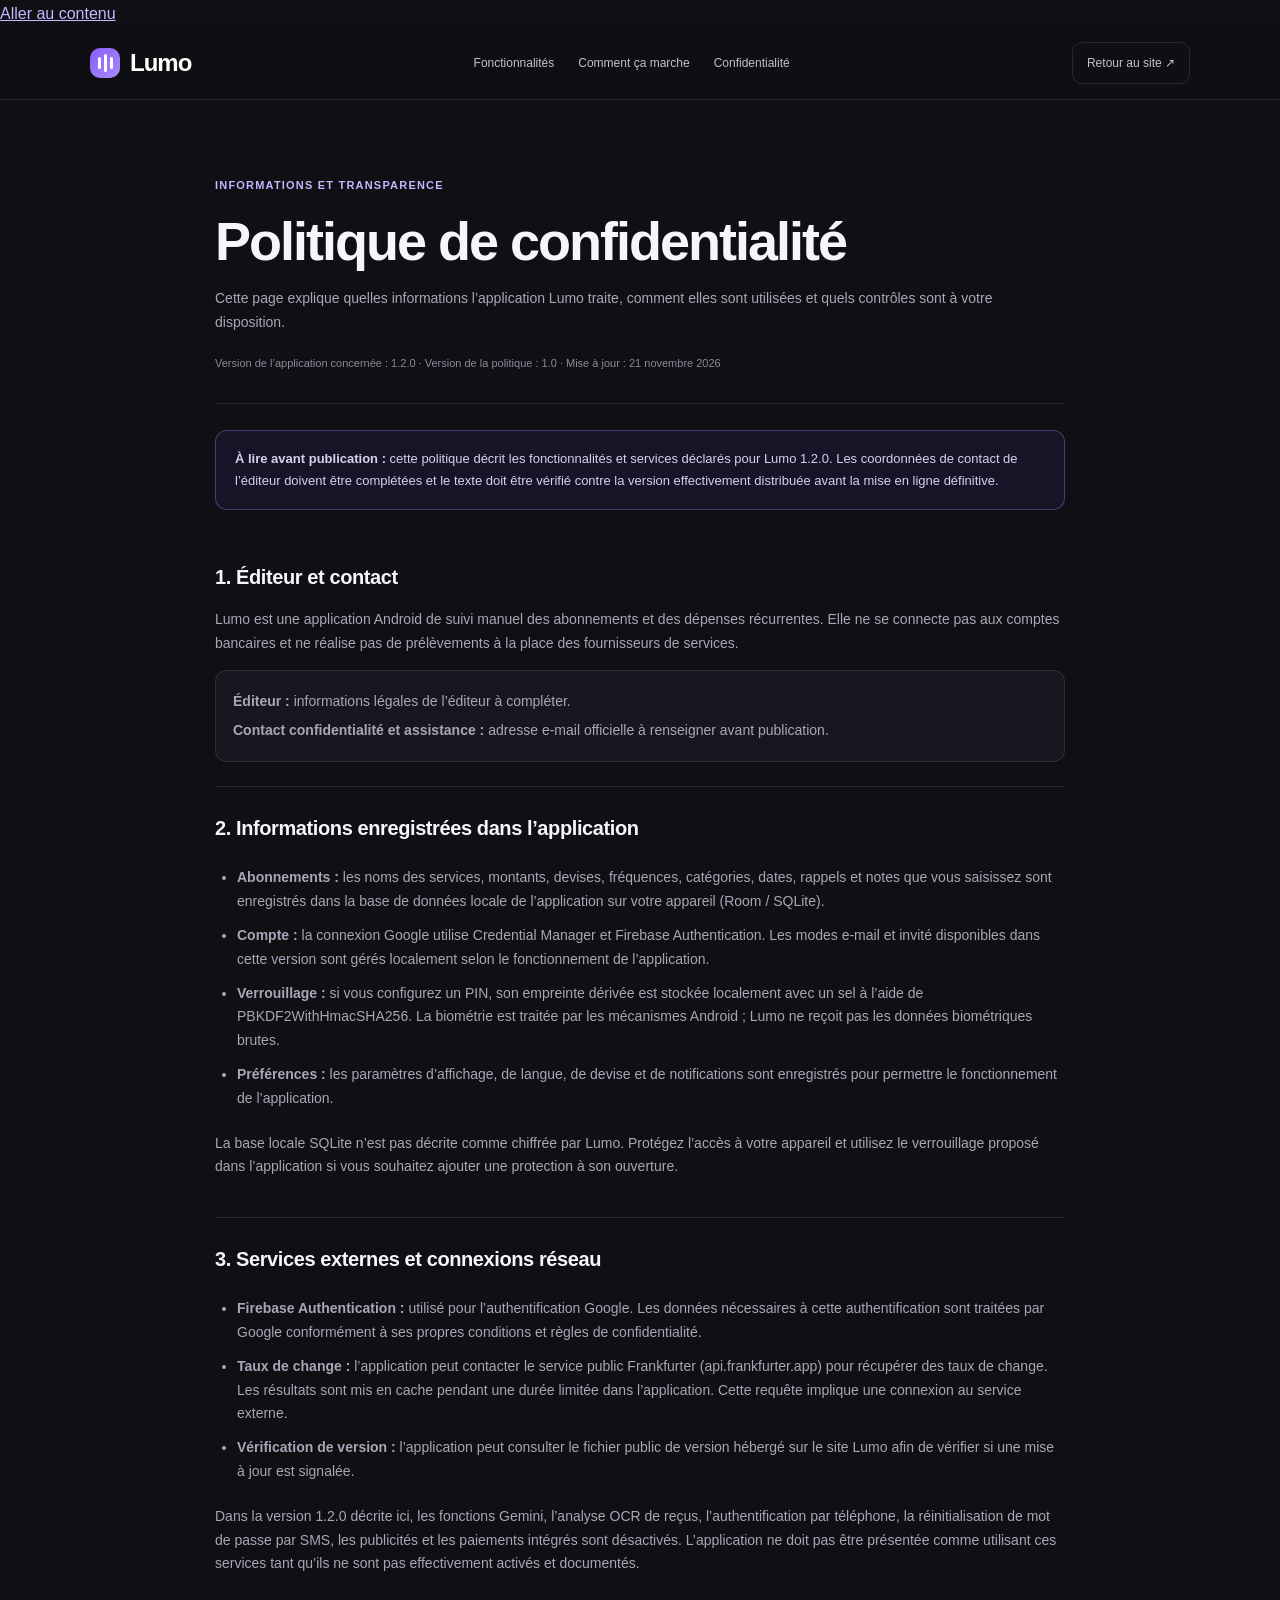
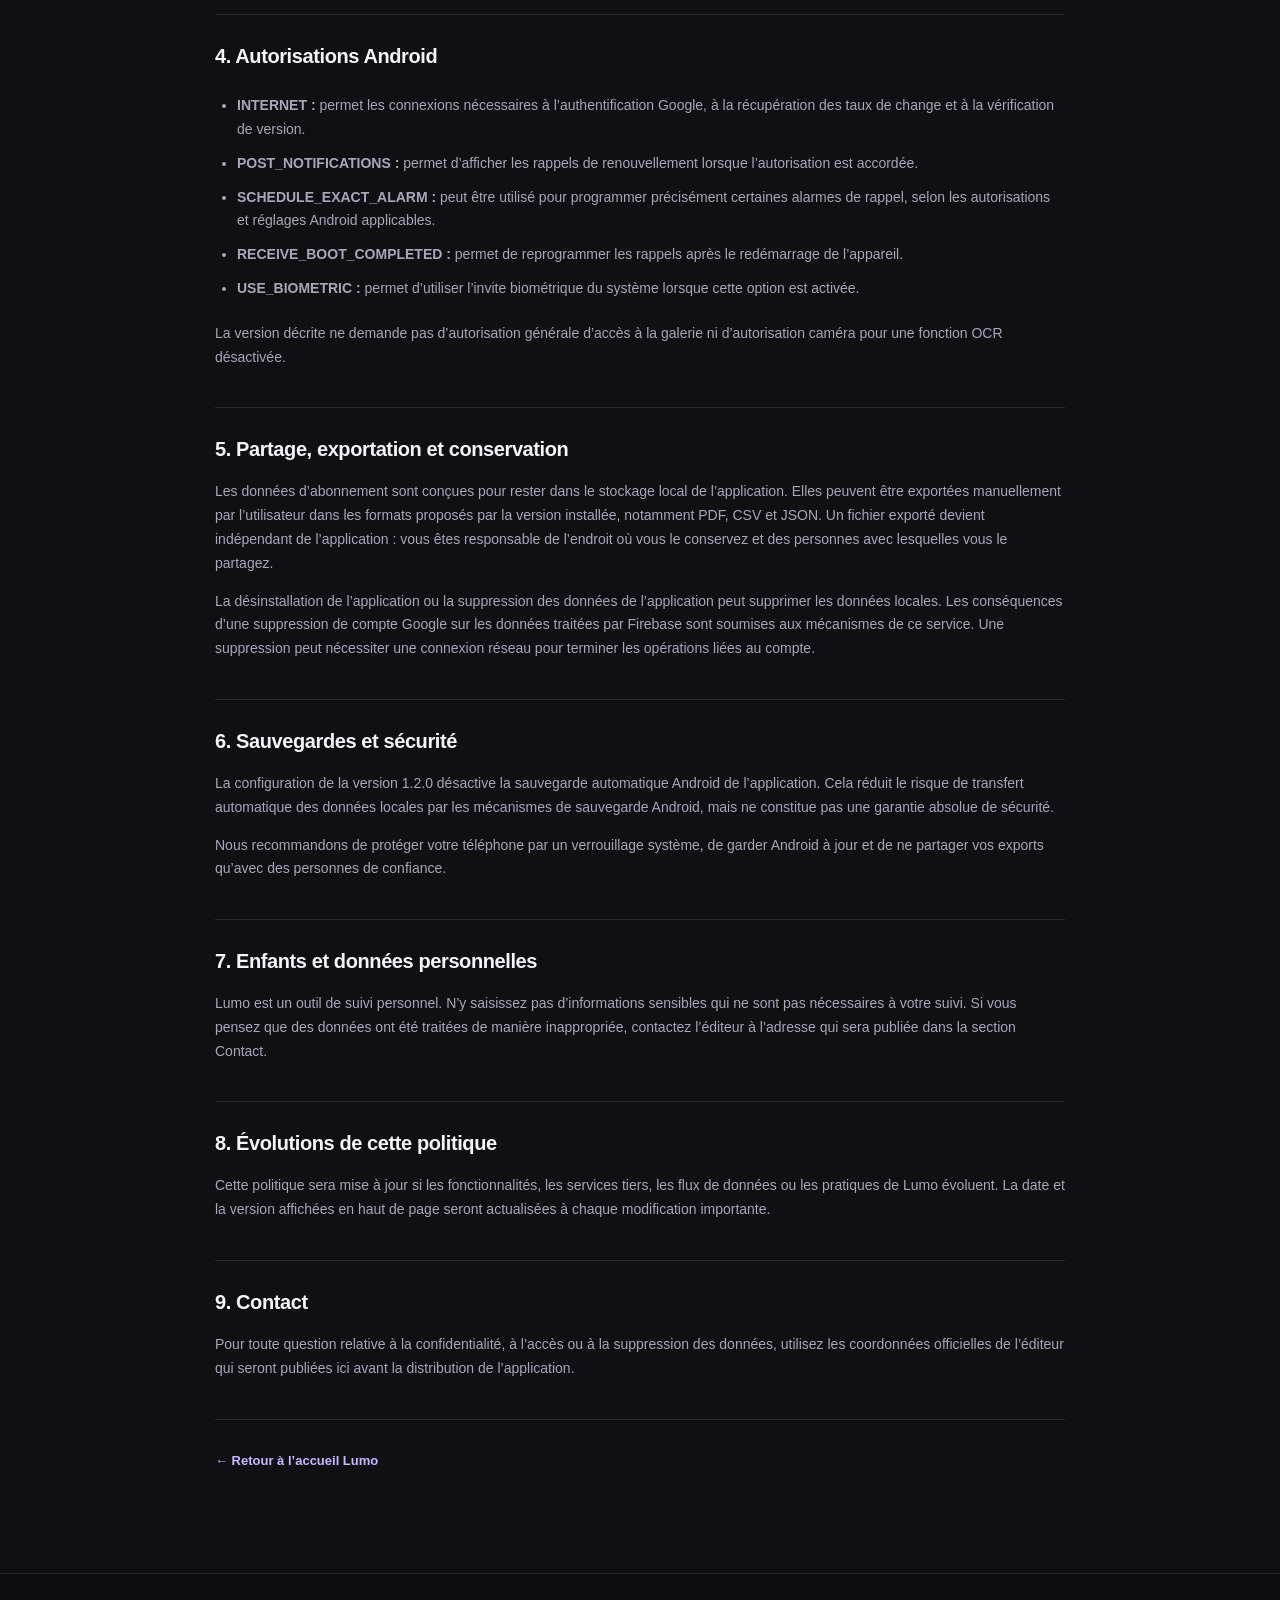
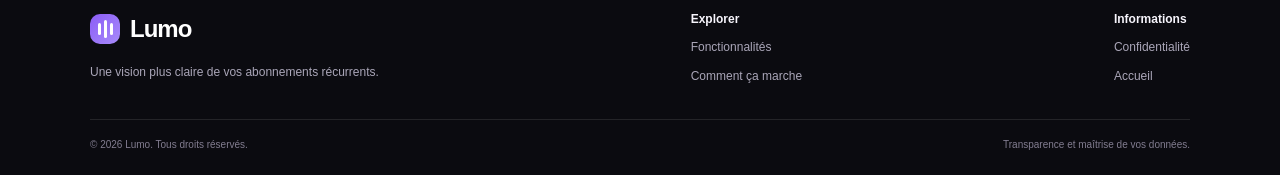
<file: privacy.html>
<!doctype html>
<html lang="fr">
<head>
  <meta charset="utf-8">
  <meta name="viewport" content="width=device-width, initial-scale=1">
  <meta name="theme-color" content="#0f0f14">
  <meta name="description" content="Politique de confidentialité de l'application Android Lumo : données traitées, stockage, services tiers et droits des utilisateurs.">
  <title>Confidentialité — Lumo</title>
  <link rel="stylesheet" href="style.css">
</head>
<body>
  <a class="skip-link" href="#contenu">Aller au contenu</a>
  <header class="site-header">
    <div class="container nav-shell">
      <a class="brand" href="index.html" aria-label="Lumo, accueil"><span class="brand-mark" aria-hidden="true"><span></span><span></span><span></span></span><span>Lumo</span></a>
      <nav class="main-nav" aria-label="Navigation principale">
        <a href="index.html#features">Fonctionnalités</a>
        <a href="index.html#how">Comment ça marche</a>
        <a href="privacy.html" aria-current="page">Confidentialité</a>
      </nav>
      <a class="nav-cta" href="index.html">Retour au site <span aria-hidden="true">↗</span></a>
    </div>
  </header>

  <main id="contenu" class="privacy-content">
    <div class="privacy-hero">
      <span class="eyebrow">Informations et transparence</span>
      <h1>Politique de confidentialité</h1>
      <p>Cette page explique quelles informations l’application Lumo traite, comment elles sont utilisées et quels contrôles sont à votre disposition.</p>
      <div class="privacy-meta">Version de l’application concernée : 1.2.0 · Version de la politique : 1.0 · Mise à jour : 21 novembre 2026</div>
    </div>

    <div class="privacy-notice"><strong>À lire avant publication :</strong> cette politique décrit les fonctionnalités et services déclarés pour Lumo 1.2.0. Les coordonnées de contact de l’éditeur doivent être complétées et le texte doit être vérifié contre la version effectivement distribuée avant la mise en ligne définitive.</div>

    <section class="privacy-section">
      <h2>1. Éditeur et contact</h2>
      <p>Lumo est une application Android de suivi manuel des abonnements et des dépenses récurrentes. Elle ne se connecte pas aux comptes bancaires et ne réalise pas de prélèvements à la place des fournisseurs de services.</p>
      <div class="privacy-contact">
        <p><strong>Éditeur :</strong> informations légales de l’éditeur à compléter.</p>
        <p><strong>Contact confidentialité et assistance :</strong> adresse e-mail officielle à renseigner avant publication.</p>
      </div>
    </section>

    <section class="privacy-section">
      <h2>2. Informations enregistrées dans l’application</h2>
      <ul>
        <li><strong>Abonnements :</strong> les noms des services, montants, devises, fréquences, catégories, dates, rappels et notes que vous saisissez sont enregistrés dans la base de données locale de l’application sur votre appareil (Room / SQLite).</li>
        <li><strong>Compte :</strong> la connexion Google utilise Credential Manager et Firebase Authentication. Les modes e-mail et invité disponibles dans cette version sont gérés localement selon le fonctionnement de l’application.</li>
        <li><strong>Verrouillage :</strong> si vous configurez un PIN, son empreinte dérivée est stockée localement avec un sel à l’aide de PBKDF2WithHmacSHA256. La biométrie est traitée par les mécanismes Android ; Lumo ne reçoit pas les données biométriques brutes.</li>
        <li><strong>Préférences :</strong> les paramètres d’affichage, de langue, de devise et de notifications sont enregistrés pour permettre le fonctionnement de l’application.</li>
      </ul>
      <p>La base locale SQLite n’est pas décrite comme chiffrée par Lumo. Protégez l’accès à votre appareil et utilisez le verrouillage proposé dans l’application si vous souhaitez ajouter une protection à son ouverture.</p>
    </section>

    <section class="privacy-section">
      <h2>3. Services externes et connexions réseau</h2>
      <ul>
        <li><strong>Firebase Authentication :</strong> utilisé pour l’authentification Google. Les données nécessaires à cette authentification sont traitées par Google conformément à ses propres conditions et règles de confidentialité.</li>
        <li><strong>Taux de change :</strong> l’application peut contacter le service public Frankfurter (api.frankfurter.app) pour récupérer des taux de change. Les résultats sont mis en cache pendant une durée limitée dans l’application. Cette requête implique une connexion au service externe.</li>
        <li><strong>Vérification de version :</strong> l’application peut consulter le fichier public de version hébergé sur le site Lumo afin de vérifier si une mise à jour est signalée.</li>
      </ul>
      <p>Dans la version 1.2.0 décrite ici, les fonctions Gemini, l’analyse OCR de reçus, l’authentification par téléphone, la réinitialisation de mot de passe par SMS, les publicités et les paiements intégrés sont désactivés. L’application ne doit pas être présentée comme utilisant ces services tant qu’ils ne sont pas effectivement activés et documentés.</p>
    </section>

    <section class="privacy-section">
      <h2>4. Autorisations Android</h2>
      <ul>
        <li><strong>INTERNET :</strong> permet les connexions nécessaires à l’authentification Google, à la récupération des taux de change et à la vérification de version.</li>
        <li><strong>POST_NOTIFICATIONS :</strong> permet d’afficher les rappels de renouvellement lorsque l’autorisation est accordée.</li>
        <li><strong>SCHEDULE_EXACT_ALARM :</strong> peut être utilisé pour programmer précisément certaines alarmes de rappel, selon les autorisations et réglages Android applicables.</li>
        <li><strong>RECEIVE_BOOT_COMPLETED :</strong> permet de reprogrammer les rappels après le redémarrage de l’appareil.</li>
        <li><strong>USE_BIOMETRIC :</strong> permet d’utiliser l’invite biométrique du système lorsque cette option est activée.</li>
      </ul>
      <p>La version décrite ne demande pas d’autorisation générale d’accès à la galerie ni d’autorisation caméra pour une fonction OCR désactivée.</p>
    </section>

    <section class="privacy-section">
      <h2>5. Partage, exportation et conservation</h2>
      <p>Les données d’abonnement sont conçues pour rester dans le stockage local de l’application. Elles peuvent être exportées manuellement par l’utilisateur dans les formats proposés par la version installée, notamment PDF, CSV et JSON. Un fichier exporté devient indépendant de l’application : vous êtes responsable de l’endroit où vous le conservez et des personnes avec lesquelles vous le partagez.</p>
      <p>La désinstallation de l’application ou la suppression des données de l’application peut supprimer les données locales. Les conséquences d’une suppression de compte Google sur les données traitées par Firebase sont soumises aux mécanismes de ce service. Une suppression peut nécessiter une connexion réseau pour terminer les opérations liées au compte.</p>
    </section>

    <section class="privacy-section">
      <h2>6. Sauvegardes et sécurité</h2>
      <p>La configuration de la version 1.2.0 désactive la sauvegarde automatique Android de l’application. Cela réduit le risque de transfert automatique des données locales par les mécanismes de sauvegarde Android, mais ne constitue pas une garantie absolue de sécurité.</p>
      <p>Nous recommandons de protéger votre téléphone par un verrouillage système, de garder Android à jour et de ne partager vos exports qu’avec des personnes de confiance.</p>
    </section>

    <section class="privacy-section">
      <h2>7. Enfants et données personnelles</h2>
      <p>Lumo est un outil de suivi personnel. N’y saisissez pas d’informations sensibles qui ne sont pas nécessaires à votre suivi. Si vous pensez que des données ont été traitées de manière inappropriée, contactez l’éditeur à l’adresse qui sera publiée dans la section Contact.</p>
    </section>

    <section class="privacy-section">
      <h2>8. Évolutions de cette politique</h2>
      <p>Cette politique sera mise à jour si les fonctionnalités, les services tiers, les flux de données ou les pratiques de Lumo évoluent. La date et la version affichées en haut de page seront actualisées à chaque modification importante.</p>
    </section>

    <section class="privacy-section" id="contact">
      <h2>9. Contact</h2>
      <p>Pour toute question relative à la confidentialité, à l’accès ou à la suppression des données, utilisez les coordonnées officielles de l’éditeur qui seront publiées ici avant la distribution de l’application.</p>
    </section>

    <a class="back-link" href="index.html">← Retour à l’accueil Lumo</a>
  </main>

  <footer class="site-footer">
    <div class="container footer-main">
      <div class="footer-brand"><a class="brand" href="index.html"><span class="brand-mark" aria-hidden="true"><span></span><span></span><span></span></span><span>Lumo</span></a><p>Une vision plus claire de vos abonnements récurrents.</p></div>
      <div class="footer-nav"><strong>Explorer</strong><a href="index.html#fonctionnalites">Fonctionnalités</a><a href="index.html#comment-ca-marche">Comment ça marche</a></div>
      <div class="footer-nav"><strong>Informations</strong><a href="privacy.html">Confidentialité</a><a href="index.html">Accueil</a></div>
    </div>
    <div class="container footer-bottom"><span>© 2026 Lumo. Tous droits réservés.</span><span>Transparence et maîtrise de vos données.</span></div>
  </footer>
</body>
</html>
</file>
<file: style.css>
:root{color-scheme:dark;--bg:#0f0f14;--panel:#171720;--line:rgba(255,255,255,.1);--text:#f7f5fc;--muted:#aaa6b8;--purple:#8b5cf6;--lav:#a78bfa;font-family:"DM Sans",Arial,sans-serif}*{box-sizing:border-box}html{scroll-behavior:smooth}body{margin:0;background:var(--bg);color:var(--text);font-family:"DM Sans",Arial,sans-serif;line-height:1.7}.container{width:min(1100px,calc(100% - 40px));margin:auto}a{color:#c9b7ff}.site-header{position:sticky;top:0;z-index:20;background:#0f0f14eF;backdrop-filter:blur(16px);border-bottom:1px solid var(--line)}.nav-shell{min-height:72px;display:flex;align-items:center;justify-content:space-between;gap:20px}.brand{display:flex;align-items:center;gap:10px;color:white;text-decoration:none;font-size:24px;font-weight:800;letter-spacing:-1px}.brand-mark{width:30px;height:30px;display:inline-flex;align-items:center;justify-content:center;gap:3px;border-radius:10px;background:linear-gradient(135deg,var(--purple),var(--lav))}.brand-mark span{width:3px;height:12px;border-radius:3px;background:white}.brand-mark span:nth-child(2){height:18px}.main-nav{display:flex;gap:24px}.main-nav a,.nav-cta{font-size:12px;color:#c5c0d0;text-decoration:none}.nav-cta{padding:10px 14px;border:1px solid var(--line);border-radius:10px}.privacy-content{width:min(850px,calc(100% - 40px));margin:0 auto;padding:70px 0 100px}.privacy-hero{padding-bottom:30px;border-bottom:1px solid var(--line)}.eyebrow{font-size:11px;color:#c7b5ff;text-transform:uppercase;letter-spacing:1.2px;font-weight:700}.privacy-hero h1{font-size:clamp(34px,6vw,54px);line-height:1.1;letter-spacing:-2px;margin:15px 0}.privacy-hero p,.privacy-section p,.privacy-section li{color:var(--muted);font-size:14px}.privacy-meta{margin-top:20px;color:#8e899c;font-size:11px}.privacy-notice{margin:26px 0;padding:17px 19px;border:1px solid #a78bfa55;background:#8b5cf615;border-radius:12px;color:#d9d0ed;font-size:13px}.privacy-section{padding:24px 0;border-bottom:1px solid var(--line)}.privacy-section h2{font-size:20px;letter-spacing:-.4px;margin:0 0 12px}.privacy-section ul{padding-left:22px}.privacy-section li{padding:5px 0}.privacy-contact{padding:14px 17px;border-radius:12px;background:var(--panel);border:1px solid var(--line)}.privacy-contact p{margin:5px 0}.back-link{display:inline-block;margin-top:30px;text-decoration:none;font-size:13px;font-weight:700}.site-footer{border-top:1px solid var(--line);padding:35px 0 22px;background:#0b0b10}.footer-main{display:flex;justify-content:space-between;gap:25px}.footer-brand p{color:var(--muted);font-size:12px}.footer-nav{display:flex;flex-direction:column;gap:8px}.footer-nav strong{font-size:12px}.footer-nav a{font-size:12px;text-decoration:none;color:var(--muted)}.footer-bottom{display:flex;justify-content:space-between;gap:15px;margin-top:25px;padding-top:16px;border-top:1px solid var(--line);font-size:10px;color:#827d90}@media(max-width:680px){.nav-shell{flex-wrap:wrap;padding:12px 0}.main-nav{order:3;width:100%;overflow:auto;gap:18px;padding-bottom:7px}.main-nav a{white-space:nowrap}.nav-cta{margin-left:auto}.privacy-content{padding:45px 0 75px}.footer-main,.footer-bottom{flex-direction:column}.footer-main{gap:20px}}
</file>
